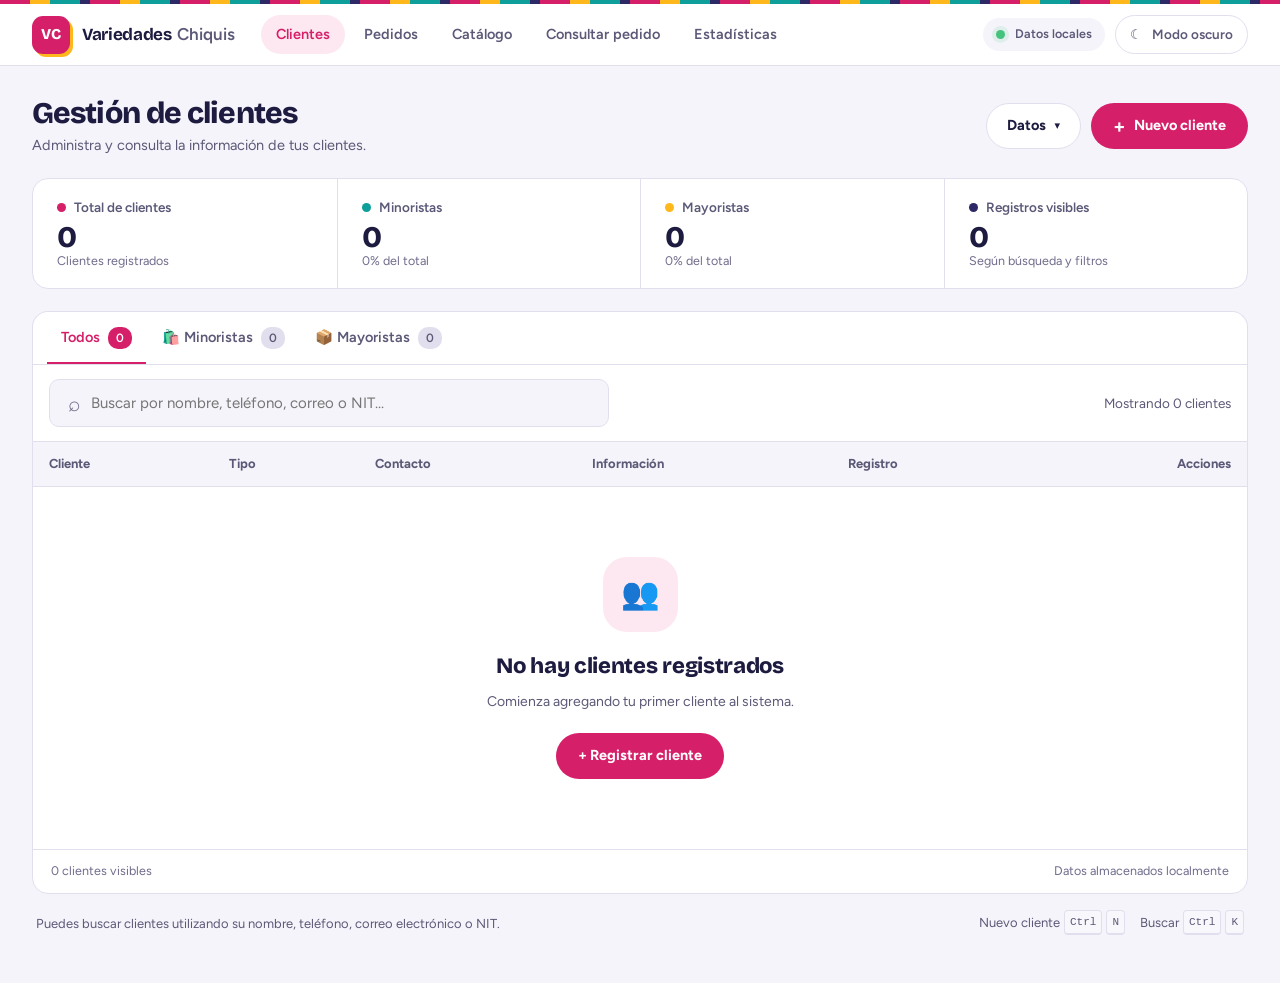
<file: index.html>
<!DOCTYPE html>
<html lang="es">

<head>
    <meta charset="UTF-8">
    <meta name="viewport" content="width=device-width, initial-scale=1.0">

    <meta name="description"
        content="Sistema de gestión de clientes de Variedades Chiquis">

    <title>Variedades Chiquis | Gestión de Clientes</title>

    <link rel="stylesheet" href="cliente.css">
</head>

<body>

    <!-- =====================================================
         FONDO / CONTENEDOR
    ====================================================== -->

    <div class="app">

        <!-- =================================================
             SIDEBAR
        ================================================== -->

        <aside class="sidebar" id="sidebar">

            <div class="sidebar-brand">

                <div class="brand-logo">
                    VC
                </div>

                <div>
                    <strong>Variedades</strong>
                    <span>Chiquis</span>
                </div>

            </div>

            <nav class="sidebar-nav">

                <p class="nav-title">MENÚ PRINCIPAL</p>

                <button class="nav-item active" type="button">
                    <span class="nav-icon">⌂</span>
                    <span>Clientes</span>
                </button>

                <a class="nav-item" href="pedidos.html">
                    <span class="nav-icon">▤</span>
                    <span>Pedidos</span>
                </a>

                <a class="nav-item" href="catalogo.html">
                    <span class="nav-icon">▥</span>
                    <span>Catálogo</span>
                </a>

                <a class="nav-item" href="seguimiento.html">
                    <span class="nav-icon">◎</span>
                    <span>Consultar pedido</span>
                </a>

                <button class="nav-item" type="button" id="btnNavEstadisticas">
                    <span class="nav-icon">▥</span>
                    <span>Estadísticas</span>
                </button>

                <p class="nav-title">HERRAMIENTAS</p>

                <button class="nav-item" type="button" id="btnExportarNav">
                    <span class="nav-icon">↓</span>
                    <span>Exportar datos</span>
                </button>

                <button class="nav-item" type="button" id="btnImportarNav">
                    <span class="nav-icon">↑</span>
                    <span>Importar datos</span>
                </button>

            </nav>

            <div class="sidebar-bottom">

                <div class="storage-status">
                    <span class="status-dot"></span>

                    <div>
                        <strong>Datos locales</strong>
                        <small>Guardado automático</small>
                    </div>
                </div>

                <button
                    class="theme-button"
                    id="btnTema"
                    type="button"
                    title="Cambiar tema">

                    <span id="themeIcon">☾</span>
                    <span>Modo oscuro</span>

                </button>

            </div>

        </aside>


        <!-- =================================================
             CONTENIDO PRINCIPAL
        ================================================== -->

        <main class="main-content">

            <!-- HEADER -->

            <header class="top-header">

                <div class="mobile-brand">

                    <button
                        class="menu-button"
                        id="btnMenu"
                        type="button"
                        aria-label="Abrir menú">

                        ☰

                    </button>

                    <div class="mobile-logo">
                        VC
                    </div>

                </div>

                <div class="welcome">

                    <h1>
                        Gestión de clientes
                    </h1>

                    <p>
                        Administra y consulta la información de tus clientes.
                    </p>

                </div>

                <div class="header-actions">

                    <details class="menu-acciones">
                        <summary>Datos</summary>
                        <div class="menu-lista">
                            <button class="secondary-button" id="btnExportar" type="button">↓ Exportar clientes</button>
                            <button class="secondary-button" id="btnImportar" type="button">↑ Importar clientes</button>
                        </div>
                    </details>
                    <input type="file" id="inputImportar" accept=".json" hidden>



                    <button
                        class="icon-button"
                        id="btnTemaDesktop"
                        type="button"
                        title="Cambiar tema">

                        ☾

                    </button>

                    <button
                        class="btn btn-primary"
                        id="btnNuevo"
                        type="button">

                        <span class="plus-icon">+</span>
                        Nuevo cliente

                    </button>

                </div>

            </header>


            <!-- =================================================
                 ESTADÍSTICAS
            ================================================== -->

            <section class="stats-grid">

                <article class="stat-card stat-card-main">

                    <div class="stat-card-icon">
                        👥
                    </div>

                    <div class="stat-card-content">

                        <span>Total de clientes</span>

                        <strong id="statTotal">
                            0
                        </strong>

                        <small>
                            Clientes registrados
                        </small>

                    </div>

                </article>


                <article class="stat-card">

                    <div class="stat-card-icon minorista-icon">
                        🛍️
                    </div>

                    <div class="stat-card-content">

                        <span>Minoristas</span>

                        <strong id="statMinorista">
                            0
                        </strong>

                        <small id="porcentajeMinorista">
                            0% del total
                        </small>

                    </div>

                </article>


                <article class="stat-card">

                    <div class="stat-card-icon mayorista-icon">
                        📦
                    </div>

                    <div class="stat-card-content">

                        <span>Mayoristas</span>

                        <strong id="statMayorista">
                            0
                        </strong>

                        <small id="porcentajeMayorista">
                            0% del total
                        </small>

                    </div>

                </article>


                <article class="stat-card">

                    <div class="stat-card-icon active-icon">
                        ●
                    </div>

                    <div class="stat-card-content">

                        <span>Registros visibles</span>

                        <strong id="statVisibles">
                            0
                        </strong>

                        <small>
                            Según búsqueda y filtros
                        </small>

                    </div>

                </article>

            </section>


            <!-- =================================================
                 BARRA DE HERRAMIENTAS
            ================================================== -->

            <section class="toolbar-card">

                <div class="toolbar-bottom">

                    <div class="filter-container">

                        <button
                            class="filter-button active"
                            data-filter="todos"
                            type="button">

                            Todos
                            <span id="countTodos">0</span>

                        </button>

                        <button
                            class="filter-button"
                            data-filter="minorista"
                            type="button">

                            🛍️ Minoristas
                            <span id="countMinoristas">0</span>

                        </button>

                        <button
                            class="filter-button"
                            data-filter="mayorista"
                            type="button">

                            📦 Mayoristas
                            <span id="countMayoristas">0</span>

                        </button>

                    </div>

                    <div class="busqueda-fila">

                        <div class="search-box">

                        <span class="search-icon">
                            ⌕
                        </span>

                        <input
                            type="search"
                            id="searchInput"
                            placeholder="Buscar por nombre, teléfono, correo o NIT..."
                            autocomplete="off">

                        <button
                            type="button"
                            class="clear-search"
                            id="btnLimpiarBusqueda"
                            title="Limpiar búsqueda">

                            ×

                        </button>

                    </div>

                        <p id="resultadoTexto" class="resultado-texto">Mostrando todos los clientes</p>

                    </div>

                </div>

            </section>


            <!-- =================================================
                 TABLA
            ================================================== -->

            <section class="table-card">

                <div class="table-responsive">

                    <table class="clientes-table">

                        <thead>

                            <tr>

                                <th>Cliente</th>

                                <th>Tipo</th>

                                <th>Contacto</th>

                                <th>Información</th>

                                <th>Registro</th>

                                <th class="actions-header">
                                    Acciones
                                </th>

                            </tr>

                        </thead>

                        <tbody id="tablaBody">
                        </tbody>

                    </table>

                </div>


                <!-- ESTADO VACÍO -->

                <div
                    class="empty-state"
                    id="emptyState"
                    hidden>

                    <div class="empty-illustration">
                        👥
                    </div>

                    <h2 id="emptyTitle">
                        No hay clientes registrados
                    </h2>

                    <p id="emptyDescription">
                        Comienza agregando tu primer cliente.
                    </p>

                    <button
                        class="btn btn-primary"
                        id="btnNuevoVacio"
                        type="button">

                        + Registrar cliente

                    </button>

                </div>


                <!-- FOOTER TABLA -->

                <div class="table-footer">

                    <span id="tableFooterText">
                        0 clientes
                    </span>

                    <span>
                        Datos almacenados localmente
                    </span>

                </div>

            </section>


            <!-- =================================================
                 TARJETA DE AYUDA
            ================================================== -->

            <section class="help-card">

                <div class="help-icon">
                    💡
                </div>

                <div>

                    <strong>
                        Consejo rápido
                    </strong>

                    <p>
                        Puedes buscar clientes utilizando su nombre,
                        teléfono, correo electrónico o NIT.
                    </p>

                </div>

                <div class="keyboard-shortcuts">

                    <span>
                        Nuevo cliente
                        <kbd>Ctrl</kbd>
                        <kbd>N</kbd>
                    </span>

                    <span>
                        Buscar
                        <kbd>Ctrl</kbd>
                        <kbd>K</kbd>
                    </span>

                </div>

            </section>

        </main>

    </div>


    <!-- =====================================================
         OVERLAY
    ====================================================== -->

    <div
        class="overlay"
        id="overlay"
        hidden>
    </div>


    <!-- =====================================================
         PANEL CLIENTE
    ====================================================== -->

    <aside
        class="panel"
        id="panel"
        aria-hidden="true">

        <form
            id="clienteForm"
            novalidate>

            <div class="panel-header">

                <div>

                    <span class="panel-eyebrow">
                        CLIENTE
                    </span>

                    <h2 id="panelTitulo">
                        Nuevo cliente
                    </h2>

                    <p>
                        Completa la información solicitada.
                    </p>

                </div>

                <button
                    type="button"
                    class="btn-close"
                    id="btnCerrarPanel"
                    aria-label="Cerrar">

                    ×

                </button>

            </div>


            <input
                type="hidden"
                id="clienteId">


            <!-- TIPO -->

            <div class="form-section">

                <div class="section-heading">

                    <span class="section-number">
                        01
                    </span>

                    <div>
                        <strong>
                            Tipo de cliente
                        </strong>

                        <small>
                            Selecciona la categoría
                        </small>
                    </div>

                </div>


                <div class="tipo-toggle">

                    <input
                        type="radio"
                        name="tipo"
                        id="tipoMinorista"
                        value="minorista"
                        checked>

                    <label
                        for="tipoMinorista"
                        class="tipo-opcion">

                        <span class="tipo-opcion-icon">
                            🛍️
                        </span>

                        <span>
                            <strong>Minorista</strong>
                            <small>Compra personal</small>
                        </span>

                    </label>


                    <input
                        type="radio"
                        name="tipo"
                        id="tipoMayorista"
                        value="mayorista">

                    <label
                        for="tipoMayorista"
                        class="tipo-opcion">

                        <span class="tipo-opcion-icon">
                            📦
                        </span>

                        <span>
                            <strong>Mayorista</strong>
                            <small>Compra por volumen</small>
                        </span>

                    </label>

                </div>

                <p
                    class="field-hint"
                    id="tipoHint">

                    Compra para uso personal, en unidades sueltas.

                </p>

            </div>


            <!-- DATOS PERSONALES -->

            <div class="form-section">

                <div class="section-heading">

                    <span class="section-number">
                        02
                    </span>

                    <div>
                        <strong>
                            Información personal
                        </strong>

                        <small>
                            Datos principales del cliente
                        </small>
                    </div>

                </div>


                <div class="field">

                    <label
                        for="nombre"
                        class="field-label">

                        Nombre completo
                        <span>*</span>

                    </label>

                    <div class="input-wrapper">

                        <span class="input-icon">
                            👤
                        </span>

                        <input
                            type="text"
                            id="nombre"
                            placeholder="Ej. Ana Lucía Pérez"
                            maxlength="100">

                    </div>

                </div>


                <div class="field-row">

                    <div class="field">

                        <label
                            for="telefono"
                            class="field-label">

                            Teléfono
                            <span>*</span>

                        </label>

                        <div class="input-wrapper">

                            <span class="input-icon">
                                ☎
                            </span>

                            <input
                                type="tel"
                                id="telefono"
                                placeholder="5555-1234"
                                maxlength="20">

                        </div>

                    </div>


                    <div class="field">

                        <label
                            for="email"
                            class="field-label">

                            Correo electrónico

                        </label>

                        <div class="input-wrapper">

                            <span class="input-icon">
                                @
                            </span>

                            <input
                                type="email"
                                id="email"
                                placeholder="cliente@correo.com"
                                maxlength="120">

                        </div>

                    </div>

                </div>


                <div
                    class="field"
                    id="campoDpi">

                    <label
                        for="dpi"
                        class="field-label">

                        DPI

                    </label>

                    <div class="input-wrapper">

                        <span class="input-icon">
                            ID
                        </span>

                        <input
                            type="text"
                            id="dpi"
                            placeholder="0000 00000 0000"
                            maxlength="20">

                    </div>

                </div>

            </div>


            <!-- DIRECCIÓN -->

            <div class="form-section">

                <div class="section-heading">

                    <span class="section-number">
                        03
                    </span>

                    <div>
                        <strong>
                            Entrega
                        </strong>

                        <small>
                            Información para entregas
                        </small>
                    </div>

                </div>


                <div class="field">

                    <label
                        for="direccion"
                        class="field-label">

                        Dirección de entrega

                    </label>

                    <div class="textarea-wrapper">

                        <span class="textarea-icon">
                            📍
                        </span>

                        <textarea
                            id="direccion"
                            placeholder="Zona, calle, avenida, referencia..."
                            rows="3"
                            maxlength="300"></textarea>

                    </div>

                </div>

            </div>


            <!-- MAYORISTA -->

            <div
                class="form-section wholesale-section"
                id="camposMayorista"
                hidden>

                <div class="section-heading">

                    <span class="section-number">
                        04
                    </span>

                    <div>
                        <strong>
                            Información comercial
                        </strong>

                        <small>
                            Datos exclusivos para mayoristas
                        </small>
                    </div>

                </div>


                <div class="field-row">

                    <div class="field">

                        <label
                            for="nit"
                            class="field-label">

                            NIT
                            <span>*</span>

                        </label>

                        <input
                            type="text"
                            id="nit"
                            placeholder="1234567-8"
                            maxlength="20">

                    </div>


                    <div class="field">

                        <label
                            for="descuento"
                            class="field-label">

                            Descuento

                        </label>

                        <div class="input-suffix">

                            <input
                                type="number"
                                id="descuento"
                                min="0"
                                max="100"
                                value="0">

                            <span>%</span>

                        </div>

                    </div>

                </div>


                <div class="field">

                    <label
                        for="limiteCredito"
                        class="field-label">

                        Límite de crédito

                    </label>

                    <div class="input-prefix">

                        <span>Q</span>

                        <input
                            type="number"
                            id="limiteCredito"
                            min="0"
                            step="0.01"
                            value="0">

                    </div>

                </div>

            </div>


            <!-- NOTAS -->

            <div class="form-section">

                <div class="section-heading">

                    <span class="section-number">
                        05
                    </span>

                    <div>
                        <strong>
                            Notas
                        </strong>

                        <small>
                            Información interna
                        </small>
                    </div>

                </div>


                <div class="field">

                    <label
                        for="notas"
                        class="field-label">

                        Notas internas

                    </label>

                    <textarea
                        id="notas"
                        rows="3"
                        maxlength="300"
                        placeholder="Preferencias, horarios, observaciones..."></textarea>

                    <div class="character-counter">
                        <span id="notasCounter">0</span>/300
                    </div>

                </div>

            </div>


            <!-- FOOTER -->

            <div class="panel-footer">

                <button
                    type="button"
                    class="btn btn-secondary"
                    id="btnCancelar">

                    Cancelar

                </button>

                <button
                    type="submit"
                    class="btn btn-primary">

                    <span>✓</span>
                    Guardar cliente

                </button>

            </div>

        </form>

    </aside>


    <!-- =====================================================
         MODAL DETALLE
    ====================================================== -->

    <dialog id="dialogDetalle">

        <div class="detail-modal">

            <button
                class="modal-close"
                id="btnCerrarDetalle"
                type="button">

                ×

            </button>

            <div
                class="detail-avatar"
                id="detalleAvatar">

                AP

            </div>

            <h2 id="detalleNombre">
                Cliente
            </h2>

            <span
                class="detail-badge"
                id="detalleTipo">

                Minorista

            </span>


            <div class="detail-grid">

                <div class="detail-item">

                    <span>📞 Teléfono</span>

                    <strong id="detalleTelefono">
                        -
                    </strong>

                </div>

                <div class="detail-item">

                    <span>✉ Correo</span>

                    <strong id="detalleEmail">
                        -
                    </strong>

                </div>

                <div class="detail-item">

                    <span>📍 Dirección</span>

                    <strong id="detalleDireccion">
                        -
                    </strong>

                </div>

                <div class="detail-item">

                    <span>📅 Registrado</span>

                    <strong id="detalleFecha">
                        -
                    </strong>

                </div>

                <div class="detail-item">

                    <span>Identificación</span>

                    <strong id="detalleIdentificacion">
                        -
                    </strong>

                </div>

                <div class="detail-item">

                    <span>Información comercial</span>

                    <strong id="detalleComercial">
                        -
                    </strong>

                </div>

            </div>


            <div
                class="detail-notes"
                id="detalleNotasContainer">

                <span>📝 Notas</span>

                <p id="detalleNotas">
                    Sin notas registradas.
                </p>

            </div>


            <div class="detail-actions">

                <button
                    class="btn btn-secondary"
                    id="btnEditarDetalle"
                    type="button">

                    ✎ Editar

                </button>

                <button
                    class="btn btn-whatsapp"
                    id="btnWhatsApp"
                    type="button">

                    💬 WhatsApp

                </button>

                <button
                    class="btn btn-primary"
                    id="btnLlamar"
                    type="button">

                    ☎ Llamar

                </button>

            </div>

        </div>

    </dialog>


    <!-- =====================================================
         MODAL ELIMINAR
    ====================================================== -->

    <dialog id="dialogEliminar">

        <div class="delete-modal">

            <div class="delete-icon">
                ⚠️
            </div>

            <h2>
                ¿Eliminar cliente?
            </h2>

            <p>
                Estás a punto de eliminar a
                <strong id="dialogNombreCliente"></strong>.
            </p>

            <span class="delete-warning">
                Esta acción no se puede deshacer.
            </span>

            <div class="dialog-actions">

                <button
                    type="button"
                    class="btn btn-secondary"
                    id="btnCancelarEliminar">

                    Cancelar

                </button>

                <button
                    type="button"
                    class="btn btn-danger"
                    id="btnConfirmarEliminar">

                    Eliminar cliente

                </button>

            </div>

        </div>

    </dialog>


    <!-- =====================================================
         MODAL CONFIGURACIÓN
    ====================================================== -->

    <dialog id="dialogOpciones">

        <div class="options-modal">

            <div class="modal-heading">

                <div>
                    <span class="panel-eyebrow">
                        ADMINISTRACIÓN
                    </span>

                    <h2>
                        Herramientas
                    </h2>
                </div>

                <button
                    class="modal-close"
                    id="btnCerrarOpciones"
                    type="button">

                    ×

                </button>

            </div>


            <button
                class="option-item"
                id="btnCargarEjemplos"
                type="button">

                <span>✨</span>

                <div>
                    <strong>Cargar datos de ejemplo</strong>
                    <small>Agrega clientes de prueba al sistema.</small>
                </div>

            </button>


            <button
                class="option-item"
                id="btnExportarOpciones"
                type="button">

                <span>📥</span>

                <div>
                    <strong>Exportar respaldo</strong>
                    <small>Descarga todos los clientes en formato JSON.</small>
                </div>

            </button>


            <button
                class="option-item danger-option"
                id="btnEliminarTodos"
                type="button">

                <span>🗑️</span>

                <div>
                    <strong>Eliminar todos los clientes</strong>
                    <small>Esta acción eliminará todos los registros.</small>
                </div>

            </button>

        </div>

    </dialog>


    <!-- =====================================================
         TOAST
    ====================================================== -->

    <div
        class="toast"
        id="toast"
        role="status">

        <span class="toast-icon" id="toastIcon">
            ✓
        </span>

        <span id="toastMessage">
            Operación realizada.
        </span>

    </div>


    <!-- =====================================================
         BOTÓN FLOTANTE
    ====================================================== -->

    <button
        class="floating-button"
        id="btnFloating"
        type="button"
        title="Nuevo cliente">

        +

    </button>


    <script src="cliente.js"></script>


    <script>
        document.addEventListener("click", function (e) {
            document.querySelectorAll(".menu-acciones[open]").forEach(function (m) {
                if (!m.contains(e.target) || e.target.closest(".menu-lista button")) {
                    m.removeAttribute("open");
                }
            });
        });
        document.addEventListener("keydown", function (e) {
            if (e.key === "Escape") {
                document.querySelectorAll(".menu-acciones[open]").forEach(function (m) {
                    m.removeAttribute("open");
                });
            }
        });
    </script>

</body>

</html>
</file>
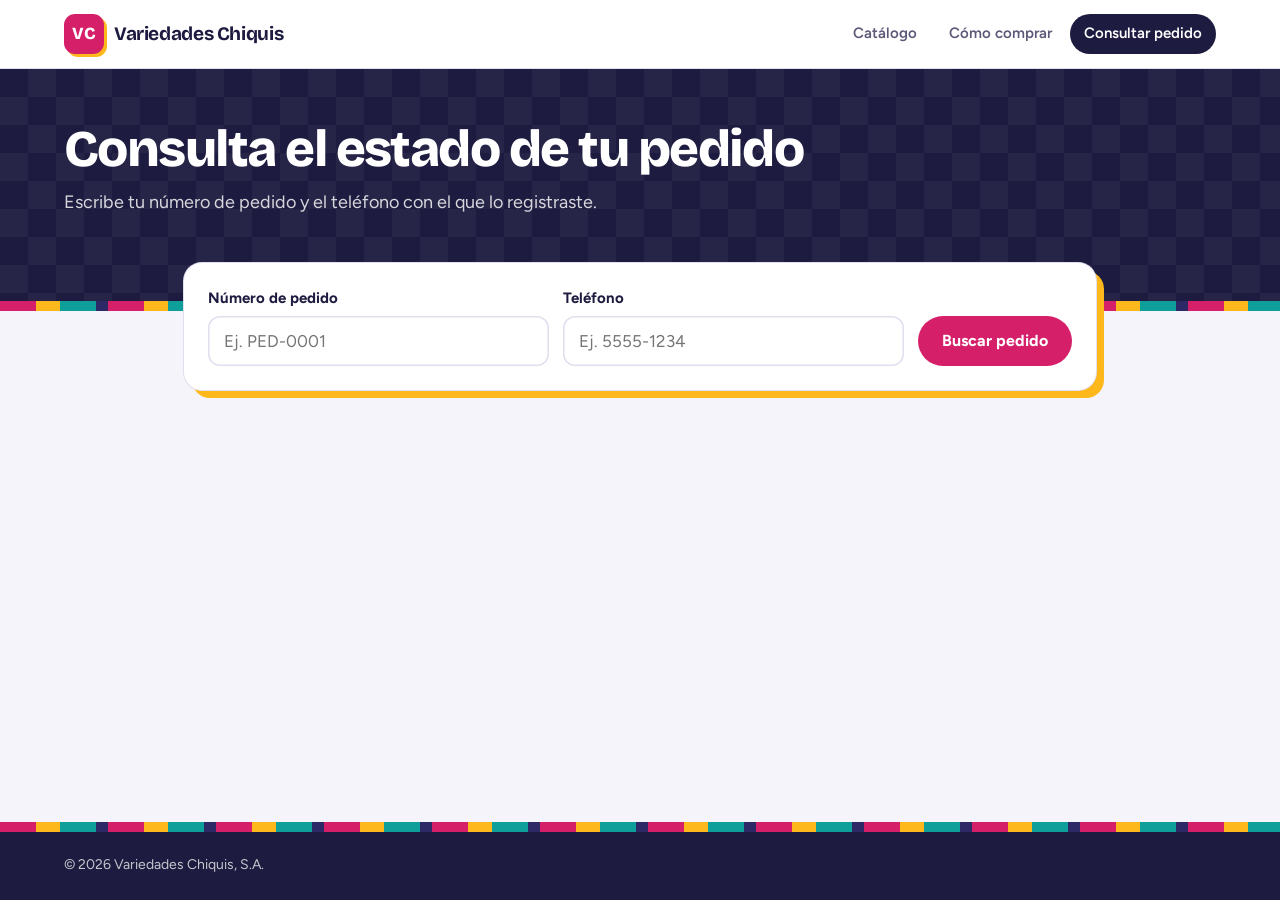
<file: seguimiento.html>
<!DOCTYPE html>
<html lang="es">

<head>
    <meta charset="UTF-8">
    <meta name="viewport" content="width=device-width, initial-scale=1.0">
    <meta name="description" content="Consulta el estado de tu pedido de Variedades Chiquis con tu número de pedido y tu teléfono.">
    <meta name="theme-color" content="#1d1b3f">

    <title>Variedades Chiquis | Consultar pedido</title>

    <link rel="stylesheet" href="tienda.css">
    <link rel="stylesheet" href="seguimiento.css">
</head>

<body>

    <!-- BARRA SUPERIOR -->
    <header class="barra">
        <div class="barra-in contenedor">

            <a class="marca" href="catalogo.html" aria-label="Variedades Chiquis, ir al catálogo">
                <span class="marca-logo">VC</span>
                <span class="marca-nombre">Variedades Chiquis</span>
            </a>

            <nav class="barra-links" aria-label="Principal">
                <a href="catalogo.html#catalogo">Catálogo</a>
                <a href="catalogo.html#como-comprar">Cómo comprar</a>
                <a href="seguimiento.html" aria-current="page">Consultar pedido</a>
            </nav>

        </div>
    </header>


    <main>

        <!-- PORTADA -->
        <section class="portada-seguimiento">
            <div class="contenedor">
                <h1>Consulta el estado de tu pedido</h1>
                <p>Escribe tu número de pedido y el teléfono con el que lo registraste.</p>
            </div>
        </section>

        <div class="tejido" aria-hidden="true"></div>


        <div class="contenedor contenido">

            <!-- FORMULARIO DE CONSULTA -->
            <section class="consulta-card" aria-labelledby="titulo-consulta">
                <h2 id="titulo-consulta" class="solo-lectores">Buscar pedido</h2>

                <form id="formConsulta" novalidate>

                    <div class="consulta-campos">
                        <div class="campo">
                            <label for="numeroPedido">Número de pedido</label>
                            <input type="text" id="numeroPedido" placeholder="Ej. PED-0001" autocomplete="off" maxlength="20">
                        </div>

                        <div class="campo">
                            <label for="telefonoPedido">Teléfono</label>
                            <input type="tel" id="telefonoPedido" placeholder="Ej. 5555-1234" autocomplete="off" maxlength="20">
                        </div>

                        <button type="submit" class="btn btn-primario btn-consultar">Buscar pedido</button>
                    </div>

                    <p class="mensaje-error" id="mensajeError" role="alert" hidden></p>

                </form>
            </section>


            <!-- RESULTADO -->
            <section class="resultado-card" id="resultado" aria-live="polite" hidden>

                <div class="resultado-encabezado">
                    <div>
                        <span class="etiqueta">Pedido</span>
                        <h2 id="resNumero">PED-0001</h2>
                        <p id="resCliente">Cliente</p>
                    </div>
                    <span class="estado-actual" id="resEstado">Pedido recibido</span>
                </div>

                <!-- LÍNEA DE PROGRESO -->
                <ol class="progreso" id="progreso" aria-label="Progreso del pedido"></ol>

                <p class="resumen-estado" id="resMensaje"></p>

                <div class="resultado-columnas">

                    <div class="bloque">
                        <h3>Historial</h3>
                        <ul class="historial" id="resHistorial"></ul>
                    </div>

                    <div class="bloque">
                        <h3>Productos</h3>
                        <div id="resProductos"></div>
                        <div class="total-fila">
                            <span>Total</span>
                            <strong id="resTotal">Q0.00</strong>
                        </div>
                    </div>

                </div>

                <div class="bloque bloque-entrega" id="bloqueNotas" hidden>
                    <h3>Entrega</h3>
                    <p id="resNotas"></p>
                </div>

            </section>

        </div>

    </main>


    <!-- PIE -->
    <footer class="pie">
        <div class="tejido" aria-hidden="true"></div>
        <div class="pie-derechos contenedor">© 2026 Variedades Chiquis, S.A.</div>
    </footer>

    <script src="seguimiento.js"></script>
</body>

</html>
</file>
<file: cliente.css>
/* Fuentes locales (mismas de la tienda, funcionan sin internet) */
@font-face {
    font-family: "Bricolage Grotesque";
    src: url("fonts/bricolage-grotesque-latin-wght-normal.woff2") format("woff2");
    font-weight: 200 800;
    font-display: swap;
}

@font-face {
    font-family: "Figtree";
    src: url("fonts/figtree-latin-wght-normal.woff2") format("woff2");
    font-weight: 300 900;
    font-display: swap;
}

/* =========================================================
   VARIABLES
========================================================= */

:root {

    --bg: #f5f4fa;
    --surface: #ffffff;
    --surface-2: #f8f7fc;

    --text: #1d1b3f;
    --text-secondary: #5b5977;
    --text-light: #6f6c8c;

    --border: #e1dfee;

    /* Magenta de la marca */
    --primary: #d61f69;
    --primary-dark: #b3175a;
    --primary-light: #fde8f1;

    --curcuma: #ffb81c;
    --turquesa: #0e9f9a;

    --green: #1f7a4d;
    --green-bg: #e3f6ec;

    --orange: #9a5b00;
    --orange-bg: #fff0cf;

    --red: #b3261e;
    --red-dark: #8f1d17;
    --red-bg: #fdecea;

    --blue: #3b3f9e;
    --blue-bg: #e9e9fb;

    --violet: #6a3fb5;
    --violet-bg: #efe7fb;

    --teal: #0b6f8c;
    --teal-bg: #dff3fa;

    --yellow: #8a6500;
    --yellow-bg: #fff3c4;

    --sidebar: #1d1b3f;

    --shadow-sm:
        0 2px 8px rgba(29, 27, 63, 0.05);

    --shadow:
        0 10px 30px rgba(29, 27, 63, 0.09);

    --shadow-lg:
        0 20px 60px rgba(29, 27, 63, 0.22);

    --radius-sm: 8px;
    --radius: 14px;
    --radius-lg: 20px;

    --font-title: "Bricolage Grotesque", "Trebuchet MS", system-ui, sans-serif;
    --font: "Figtree", system-ui, -apple-system, "Segoe UI", sans-serif;

    --transition: 0.25s ease;
}


/* =========================================================
   DARK MODE
========================================================= */

body.dark {

    --bg: #12112b;
    --surface: #1c1a3d;
    --surface-2: #242250;

    --text: #f3f2fb;
    --text-secondary: #b5b2d3;
    --text-light: #9794bb;

    --border: #34316a;

    --primary-light: #3d1b38;

    --green: #6fd3a0;
    --green-bg: #12382b;
    --orange: #ffc766;
    --orange-bg: #3d2f10;
    --red: #ff8f87;
    --red-bg: #3d1c1f;
    --blue: #a9adff;
    --blue-bg: #25275c;
    --violet: #c7a8ff;
    --violet-bg: #33265c;
    --teal: #7fd6f0;
    --teal-bg: #14394a;
    --yellow: #ffd866;
    --yellow-bg: #3b3210;

    --sidebar: #0f0e26;
}


/* =========================================================
   RESET
========================================================= */

* {
    box-sizing: border-box;
    margin: 0;
    padding: 0;
}

html {
    scroll-behavior: smooth;
}

body {

    min-height: 100vh;

    background: var(--bg);
    color: var(--text);

    font-family: var(--font);

    transition:
        background var(--transition),
        color var(--transition);
}

button,
input,
textarea {
    font: inherit;
}

button {
    border: 0;
}

button:focus-visible,
input:focus-visible,
textarea:focus-visible {
    outline: 3px solid rgba(214,31,105, 0.2);
    outline-offset: 2px;
}


/* =========================================================
   APP
========================================================= */

.app {
    min-height: 100vh;
    display: flex;
}


/* =========================================================
   SIDEBAR
========================================================= */

.sidebar {

    position: fixed;

    left: 0;
    top: 0;

    width: 245px;
    height: 100vh;

    display: flex;
    flex-direction: column;

    padding: 25px 18px;

    background: var(--sidebar);
    color: white;

    z-index: 150;
}

.sidebar-brand {

    display: flex;
    align-items: center;

    gap: 12px;

    padding: 0 8px 30px;

    border-bottom:
        1px solid rgba(255,255,255,0.08);
}

.brand-logo {

    width: 44px;
    height: 44px;

    display: flex;
    align-items: center;
    justify-content: center;

    border-radius: 12px;

    background: var(--primary);

    color: white;

    font-family: var(--font-title);
    font-weight: 700;
    font-size: 17px;
}

.sidebar-brand strong,
.sidebar-brand span {
    display: block;
}

.sidebar-brand strong {
    font-size: 15px;
}

.sidebar-brand span {
    color: #b3b1d6;
    font-size: 13px;
    margin-top: 2px;
}


/* NAV */

.sidebar-nav {
    padding-top: 30px;
    flex: 1;
}

.nav-title {

    margin: 0 10px 10px;

    color: #9a98c4;

    font-size: 10px;
    font-weight: 700;

    letter-spacing: 0.12em;
}

.nav-title:not(:first-child) {
    margin-top: 30px;
}

.nav-item {

    width: 100%;

    text-decoration: none;

    display: flex;
    align-items: center;

    gap: 12px;

    padding: 12px;

    margin-bottom: 5px;

    border-radius: 9px;

    background: transparent;

    color: #c9c7e6;

    text-align: left;

    cursor: pointer;

    transition: var(--transition);
}

.nav-item:hover {

    background: rgba(255,255,255,0.07);

    color: white;
}

.nav-item.active {

    background: var(--primary);

    color: white;

    box-shadow:
        0 7px 18px rgba(214,31,105,0.25);
}

.nav-icon {

    width: 20px;

    text-align: center;

    font-size: 17px;
}


/* SIDEBAR BOTTOM */

.sidebar-bottom {
    padding-top: 20px;
}

.storage-status {

    display: flex;
    align-items: center;

    gap: 10px;

    padding: 12px;

    margin-bottom: 12px;

    border-radius: 10px;

    background: rgba(255,255,255,0.05);
}

.status-dot {

    width: 9px;
    height: 9px;

    border-radius: 50%;

    background: #45c27b;

    box-shadow:
        0 0 0 4px rgba(69,194,123,0.12);
}

.storage-status strong,
.storage-status small {
    display: block;
}

.storage-status strong {
    font-size: 12px;
}

.storage-status small {
    margin-top: 2px;
    color: #9a98c4;
    font-size: 10px;
}

.theme-button {

    width: 100%;

    display: flex;
    align-items: center;

    gap: 10px;

    padding: 11px 12px;

    border-radius: 9px;

    background: transparent;

    color: #b3b1d6;

    cursor: pointer;

    transition: var(--transition);
}

.theme-button:hover {
    background: rgba(255,255,255,0.07);
    color: white;
}


/* =========================================================
   MAIN
========================================================= */

.main-content {

    width: calc(100% - 245px);

    margin-left: 245px;

    padding: 35px 45px 50px;

    max-width: 1700px;
}


/* =========================================================
   HEADER
========================================================= */

.top-header {

    display: flex;
    align-items: center;
    justify-content: space-between;

    gap: 30px;

    margin-bottom: 28px;
}

.eyebrow,
.panel-eyebrow {

    display: block;

    margin-bottom: 5px;

    color: var(--primary);

    font-size: 10px;
    font-weight: 700;

    letter-spacing: 0.13em;
}

.welcome h1 {

    font-family: var(--font-title);

    font-size: clamp(28px, 3vw, 38px);

    line-height: 1.15;
}

.welcome p {

    margin-top: 6px;

    color: var(--text-secondary);

    font-size: 13px;
}

.header-actions {

    display: flex;
    align-items: center;

    gap: 10px;
}

.icon-button {

    width: 43px;
    height: 43px;

    border: 1px solid var(--border);

    border-radius: 10px;

    background: var(--surface);

    color: var(--text);

    cursor: pointer;

    transition: var(--transition);
}

.icon-button:hover {
    transform: translateY(-2px);
    box-shadow: var(--shadow-sm);
}

.mobile-brand,
.menu-button {
    display: none;
}


/* =========================================================
   BUTTONS
========================================================= */

.btn {

    min-height: 43px;

    display: inline-flex;

    align-items: center;
    justify-content: center;

    gap: 8px;

    padding: 0 17px;

    border-radius: 9px;

    font-size: 13px;
    font-weight: 600;

    cursor: pointer;

    transition:
        transform var(--transition),
        background var(--transition),
        box-shadow var(--transition);
}

.btn:hover {
    transform: translateY(-1px);
}

.btn-primary {

    background: var(--primary);

    color: white;

    box-shadow:
        0 6px 15px rgba(214,31,105,0.16);
}

.btn-primary:hover {
    background: var(--primary-dark);
}

.btn-secondary {

    background: var(--surface-2);

    color: var(--text);

    border: 1px solid var(--border);
}

.btn-secondary:hover {
    background: var(--border);
}

.btn-danger {

    background: var(--red);

    color: white;
}

.btn-danger:hover {
    background: var(--red-dark);
}

.btn-whatsapp {
    background: #0e9f9a;
    color: white;
}

.plus-icon {
    font-size: 20px;
    line-height: 0;
}


/* =========================================================
   STATISTICS
========================================================= */

.stats-grid {

    display: grid;

    grid-template-columns:
        repeat(4, 1fr);

    gap: 15px;

    margin-bottom: 22px;
}

.stat-card {

    display: flex;
    align-items: center;

    gap: 14px;

    min-height: 125px;

    padding: 20px;

    background: var(--surface);

    border:
        1px solid var(--border);

    border-radius: var(--radius);

    box-shadow: var(--shadow-sm);

    transition: var(--transition);
}

.stat-card:hover {

    transform: translateY(-3px);

    box-shadow: var(--shadow);
}

.stat-card-icon {

    width: 48px;
    height: 48px;

    flex-shrink: 0;

    display: flex;
    align-items: center;
    justify-content: center;

    border-radius: 12px;

    background: var(--primary-light);

    font-size: 21px;
}

.minorista-icon {
    background: var(--green-bg);
}

.mayorista-icon {
    background: var(--orange-bg);
}

.active-icon {

    background: var(--blue-bg);

    color: var(--blue);

    font-size: 18px;
}

.stat-card-content span,
.stat-card-content small {

    display: block;
}

.stat-card-content span {

    color: var(--text-secondary);

    font-size: 12px;
}

.stat-card-content strong {

    display: block;

    margin: 3px 0;

    font-size: 28px;

    line-height: 1;
}

.stat-card-content small {

    color: var(--text-light);

    font-size: 10px;
}


/* =========================================================
   TOOLBAR
========================================================= */

.toolbar-card {

    padding: 20px;

    margin-bottom: 15px;

    background: var(--surface);

    border:
        1px solid var(--border);

    border-radius: var(--radius);

    box-shadow: var(--shadow-sm);
}

.toolbar-top {

    display: flex;
    align-items: center;
    justify-content: space-between;

    gap: 20px;

    margin-bottom: 18px;
}

.toolbar-top h2 {

    font-family: var(--font-title);

    font-size: 20px;
}

.toolbar-top p {

    margin-top: 3px;

    color: var(--text-secondary);

    font-size: 12px;
}

.toolbar-actions {

    display: flex;
    gap: 8px;
}

.secondary-button {

    min-height: 38px;

    padding: 0 13px;

    border:
        1px solid var(--border);

    border-radius: 8px;

    background: var(--surface);

    color: var(--text-secondary);

    font-size: 12px;
    font-weight: 600;

    cursor: pointer;

    transition: var(--transition);
}

.secondary-button:hover {

    color: var(--text);

    background: var(--surface-2);
}

.toolbar-bottom {

    display: flex;
    align-items: center;

    gap: 12px;
}


/* SEARCH */

.search-box {

    position: relative;

    flex: 1;

    min-height: 43px;

    display: flex;
    align-items: center;

    border:
        1px solid var(--border);

    border-radius: 9px;

    background: var(--surface-2);

    transition: var(--transition);
}

.search-box:focus-within {

    border-color: var(--primary);

    box-shadow:
        0 0 0 3px rgba(214,31,105,0.08);
}

.search-icon {

    padding-left: 14px;

    color: var(--text-light);

    font-size: 21px;
}

.search-box input {

    width: 100%;

    height: 42px;

    padding: 0 10px;

    border: 0;
    outline: 0;

    background: transparent;

    color: var(--text);

    font-size: 13px;
}

.clear-search {

    display: none;

    margin-right: 8px;

    width: 25px;
    height: 25px;

    border-radius: 50%;

    background: var(--border);

    color: var(--text-secondary);

    cursor: pointer;
}

.clear-search.visible {
    display: block;
}


/* FILTER */

.filter-container {

    display: flex;

    padding: 4px;

    border-radius: 9px;

    background: var(--surface-2);

    border: 1px solid var(--border);
}

.filter-button {

    display: flex;
    align-items: center;

    gap: 7px;

    min-height: 33px;

    padding: 0 11px;

    border-radius: 7px;

    background: transparent;

    color: var(--text-secondary);

    font-size: 11px;
    font-weight: 600;

    cursor: pointer;

    transition: var(--transition);
}

.filter-button span {

    display: inline-flex;

    min-width: 20px;
    height: 19px;

    align-items: center;
    justify-content: center;

    border-radius: 10px;

    background: var(--border);

    font-size: 9px;
}

.filter-button:hover {
    color: var(--text);
}

.filter-button.active {

    background: var(--surface);

    color: var(--text);

    box-shadow:
        0 2px 5px rgba(0,0,0,0.08);
}

.filter-button.active span {
    background: var(--primary-light);
    color: var(--primary);
}

/* =========================================================
   TABLE
========================================================= */

.table-card {

    overflow: hidden;

    background: var(--surface);

    border:
        1px solid var(--border);

    border-radius: var(--radius);

    box-shadow: var(--shadow-sm);
}

.table-responsive {
    width: 100%;
    overflow-x: auto;
}

.clientes-table {

    width: 100%;

    min-width: 900px;

    border-collapse: collapse;
}

.clientes-table th {

    padding: 14px 18px;

    background: var(--surface-2);

    border-bottom:
        1px solid var(--border);

    color: var(--text-secondary);

    text-align: left;

    font-size: 10px;
    font-weight: 700;

    text-transform: uppercase;

    letter-spacing: 0.08em;
}

.clientes-table td {

    padding: 16px 18px;

    border-bottom:
        1px solid var(--border);

    font-size: 12px;

    vertical-align: middle;
}

.clientes-table tbody tr {

    transition:
        background var(--transition);
}

.clientes-table tbody tr:hover {
    background: var(--surface-2);
}

.clientes-table tbody tr:last-child td {
    border-bottom: 0;
}


/* CLIENT */

.cliente-info {

    display: flex;

    align-items: center;

    gap: 11px;
}

.cliente-avatar {

    width: 42px;
    height: 42px;

    flex-shrink: 0;

    display: flex;

    align-items: center;
    justify-content: center;

    border-radius: 50%;

    background: var(--primary-light);

    color: var(--primary);

    font-size: 12px;
    font-weight: 700;
}

.cliente-nombre {

    max-width: 190px;

    font-weight: 700;

    overflow: hidden;

    text-overflow: ellipsis;

    white-space: nowrap;
}

.cliente-subtitle {

    margin-top: 3px;

    color: var(--text-light);

    font-size: 10px;
}


/* BADGES */

.tipo-badge {

    display: inline-flex;

    align-items: center;

    gap: 5px;

    padding: 6px 9px;

    border-radius: 20px;

    font-size: 10px;
    font-weight: 700;
}

.tipo-badge--minorista {

    background: var(--green-bg);

    color: var(--green);
}

.tipo-badge--mayorista {

    background: var(--orange-bg);

    color: var(--orange);
}


/* CONTACT */

.contacto span {

    display: block;
}

.contacto-phone {

    font-weight: 600;

    color: var(--text);
}

.contacto-email {

    margin-top: 3px;

    max-width: 180px;

    overflow: hidden;

    text-overflow: ellipsis;

    white-space: nowrap;

    color: var(--text-secondary);

    font-size: 10px;
}


/* INFO */

.info-item {

    display: flex;
    align-items: center;

    gap: 5px;

    margin-bottom: 4px;

    color: var(--text-secondary);

    font-size: 10px;
}

.info-item:last-child {
    margin-bottom: 0;
}


/* ACTIONS */

.actions-header {
    text-align: right !important;
}

.acciones {

    display: flex;

    justify-content: flex-end;

    gap: 5px;
}

.btn-accion {

    width: 33px;
    height: 33px;

    display: flex;

    align-items: center;
    justify-content: center;

    border:
        1px solid var(--border);

    border-radius: 8px;

    background: var(--surface);

    color: var(--text-secondary);

    cursor: pointer;

    transition: var(--transition);
}

.btn-accion:hover {

    background: var(--surface-2);

    color: var(--text);

    transform: translateY(-1px);
}

.btn-accion.eliminar:hover {

    background: var(--red-bg);

    border-color: #f3b8b2;

    color: var(--red);
}


/* TABLE FOOTER */

.table-footer {

    display: flex;

    align-items: center;

    justify-content: space-between;

    padding: 12px 18px;

    border-top:
        1px solid var(--border);

    color: var(--text-light);

    font-size: 10px;
}


/* =========================================================
   EMPTY
========================================================= */

.empty-state {

    padding: 70px 20px;

    text-align: center;
}

.empty-illustration {

    width: 75px;
    height: 75px;

    display: flex;

    align-items: center;
    justify-content: center;

    margin: 0 auto 18px;

    border-radius: 22px;

    background: var(--primary-light);

    font-size: 31px;
}

.empty-state h2 {

    font-family: var(--font-title);

    font-size: 22px;
}

.empty-state p {

    max-width: 420px;

    margin: 8px auto 20px;

    color: var(--text-secondary);

    font-size: 12px;

    line-height: 1.6;
}


/* =========================================================
   HELP
========================================================= */

.help-card {

    display: flex;

    align-items: center;

    gap: 13px;

    margin-top: 15px;

    padding: 14px 18px;

    border:
        1px solid var(--border);

    border-radius: var(--radius);

    background: var(--surface);

    color: var(--text-secondary);

    font-size: 11px;
}

.help-icon {

    width: 35px;
    height: 35px;

    display: flex;

    align-items: center;
    justify-content: center;

    border-radius: 9px;

    background: var(--orange-bg);

    font-size: 17px;
}

.help-card strong {

    display: block;

    color: var(--text);

    font-size: 11px;
}

.help-card p {

    margin-top: 2px;

    line-height: 1.4;
}

.keyboard-shortcuts {

    display: flex;

    gap: 15px;

    margin-left: auto;
}

.keyboard-shortcuts span {

    display: flex;

    align-items: center;

    gap: 4px;

    white-space: nowrap;
}

kbd {

    padding: 3px 5px;

    border:
        1px solid var(--border);

    border-bottom-width: 2px;

    border-radius: 4px;

    background: var(--surface-2);

    font-size: 9px;
}


/* =========================================================
   OVERLAY
========================================================= */

.overlay {

    position: fixed;

    inset: 0;

    background: rgba(29,27,63,0.52);

    backdrop-filter: blur(2px);

    z-index: 140;
}

.overlay[hidden] {
    display: none;
}


/* =========================================================
   PANEL
========================================================= */

.panel {

    position: fixed;

    top: 0;
    right: 0;

    width: min(530px, 100%);

    height: 100vh;

    overflow-y: auto;

    padding: 28px;

    background: var(--surface);

    z-index: 200;

    box-shadow: -15px 0 50px rgba(0,0,0,0.16);

    transform: translateX(100%);

    visibility: hidden;

    transition:
        transform 0.35s ease,
        visibility 0.35s ease;
}

.panel.is-open {

    transform: translateX(0);

    visibility: visible;
}

.panel-header {

    display: flex;

    justify-content: space-between;

    align-items: flex-start;

    gap: 20px;

    margin-bottom: 25px;
}

.panel-header h2 {

    font-family: var(--font-title);

    font-size: 27px;
}

.panel-header p {

    margin-top: 5px;

    color: var(--text-secondary);

    font-size: 11px;
}

.btn-close,
.modal-close {

    width: 38px;
    height: 38px;

    display: flex;

    align-items: center;
    justify-content: center;

    flex-shrink: 0;

    border-radius: 9px;

    background: var(--surface-2);

    border:
        1px solid var(--border);

    color: var(--text);

    cursor: pointer;

    font-size: 23px;

    transition: var(--transition);
}

.btn-close:hover,
.modal-close:hover {

    background: var(--red-bg);

    color: var(--red);
}


/* =========================================================
   FORM SECTIONS
========================================================= */

.form-section {

    margin-bottom: 25px;

    padding-bottom: 22px;

    border-bottom:
        1px solid var(--border);
}

.form-section:last-of-type {
    border-bottom: 0;
}

.section-heading {

    display: flex;

    align-items: center;

    gap: 10px;

    margin-bottom: 16px;
}

.section-number {

    width: 30px;
    height: 30px;

    display: flex;

    align-items: center;
    justify-content: center;

    border-radius: 8px;

    background: var(--primary-light);

    color: var(--primary);

    font-size: 10px;
    font-weight: 700;
}

.section-heading strong,
.section-heading small {

    display: block;
}

.section-heading strong {
    font-size: 12px;
}

.section-heading small {

    margin-top: 2px;

    color: var(--text-light);

    font-size: 9px;
}


/* =========================================================
   FIELDS
========================================================= */

.field {
    margin-bottom: 15px;
}

.field:last-child {
    margin-bottom: 0;
}

.field-row {

    display: grid;

    grid-template-columns:
        1fr 1fr;

    gap: 12px;
}

.field-label {

    display: block;

    margin-bottom: 7px;

    font-size: 11px;
    font-weight: 700;
}

.field-label span {
    color: var(--red);
}

.input-wrapper {

    position: relative;

    display: flex;

    align-items: center;
}

.input-icon {

    position: absolute;

    left: 12px;

    color: var(--text-light);

    font-size: 12px;

    pointer-events: none;
}

.field input,
.field textarea {

    width: 100%;

    border:
        1px solid var(--border);

    border-radius: 9px;

    background: var(--surface);

    color: var(--text);

    outline: none;

    font-size: 12px;

    transition: var(--transition);
}

.field input {

    height: 43px;

    padding: 0 12px;
}

.input-wrapper input {
    padding-left: 35px;
}

.field textarea {

    padding: 12px;

    resize: vertical;

    min-height: 80px;
}

.field input:focus,
.field textarea:focus {

    border-color: var(--primary);

    box-shadow:
        0 0 0 3px rgba(214,31,105,0.08);
}

.field input.error,
.field textarea.error {

    border-color: var(--red);

    box-shadow:
        0 0 0 3px rgba(196,60,60,0.08);
}

.error-message {

    margin-top: 5px;

    color: var(--red);

    font-size: 10px;
}

.field-hint {

    margin-top: 8px;

    color: var(--text-secondary);

    font-size: 10px;

    line-height: 1.5;
}

/* =========================================================
   TYPE
========================================================= */

.tipo-toggle {

    display: grid;

    grid-template-columns:
        1fr 1fr;

    gap: 8px;
}

.tipo-toggle input {

    position: absolute;

    opacity: 0;

    pointer-events: none;
}

.tipo-opcion {

    display: flex;

    align-items: center;

    gap: 10px;

    padding: 12px;

    border:
        1px solid var(--border);

    border-radius: 10px;

    background: var(--surface);

    cursor: pointer;

    transition: var(--transition);
}

.tipo-opcion:hover {
    border-color: var(--primary);
}

.tipo-opcion-icon {

    width: 34px;
    height: 34px;

    display: flex;

    align-items: center;
    justify-content: center;

    border-radius: 8px;

    background: var(--surface-2);

    font-size: 16px;
}

.tipo-opcion strong,
.tipo-opcion small {

    display: block;
}

.tipo-opcion strong {
    font-size: 11px;
}

.tipo-opcion small {

    margin-top: 2px;

    color: var(--text-light);

    font-size: 9px;
}

#tipoMinorista:checked + .tipo-opcion {

    border-color: var(--green);

    background: var(--green-bg);

    color: var(--green);
}

#tipoMayorista:checked + .tipo-opcion {

    border-color: var(--orange);

    background: var(--orange-bg);

    color: var(--orange);
}


/* =========================================================
   WHOLESALE
========================================================= */

.wholesale-section {

    padding: 18px;

    border:
        1px solid #f0d9a0;

    border-radius: 12px;

    background: var(--orange-bg);
}

.wholesale-section[hidden] {
    display: none;
}


/* PREFIX / SUFFIX */

.input-prefix,
.input-suffix {

    position: relative;
}

.input-prefix span,
.input-suffix span {

    position: absolute;

    top: 50%;

    transform:
        translateY(-50%);

    color: var(--text-secondary);

    font-size: 12px;
    font-weight: 700;
}

.input-prefix span {
    left: 12px;
}

.input-prefix input {
    padding-left: 29px;
}

.input-suffix span {
    right: 12px;
}

.input-suffix input {
    padding-right: 30px;
}


/* TEXTAREA */

.textarea-wrapper {
    position: relative;
}

.textarea-icon {

    position: absolute;

    top: 12px;
    left: 12px;

    z-index: 1;
}

.textarea-wrapper textarea {
    padding-left: 35px;
}

.character-counter {

    margin-top: 4px;

    text-align: right;

    color: var(--text-light);

    font-size: 9px;
}


/* PANEL FOOTER */

.panel-footer {

    position: sticky;

    bottom: -28px;

    display: flex;

    justify-content: flex-end;

    gap: 8px;

    padding: 18px 0 10px;

    background:
        linear-gradient(
            transparent,
            var(--surface) 25%
        );
}


/* =========================================================
   DIALOG
========================================================= */

dialog {

    width: min(480px, calc(100% - 30px));

    padding: 0;

    border: 0;

    border-radius: 18px;

    background: var(--surface);

    color: var(--text);

    box-shadow: var(--shadow-lg);

    overflow: hidden;
}

dialog::backdrop {

    background:
        rgba(29,27,63,0.55);

    backdrop-filter:
        blur(3px);
}


/* DETAIL */

.detail-modal {

    position: relative;

    padding: 35px;
}

.modal-close {

    position: absolute;

    top: 18px;
    right: 18px;
}

.detail-avatar {

    width: 75px;
    height: 75px;

    display: flex;

    align-items: center;
    justify-content: center;

    margin: 0 auto 13px;

    border-radius: 22px;

    background: var(--primary-light);

    color: var(--primary);

    font-size: 23px;
    font-weight: 700;
}

.detail-modal > h2 {

    text-align: center;

    font-family: var(--font-title);

    font-size: 25px;
}

.detail-badge {

    display: table;

    margin: 8px auto 25px;

    padding: 6px 11px;

    border-radius: 20px;

    background: var(--green-bg);

    color: var(--green);

    font-size: 10px;
    font-weight: 700;
}

.detail-grid {

    display: grid;

    grid-template-columns:
        1fr 1fr;

    gap: 10px;
}

.detail-item {

    padding: 13px;

    border:
        1px solid var(--border);

    border-radius: 9px;

    background: var(--surface-2);
}

.detail-item span,
.detail-item strong {

    display: block;
}

.detail-item span {

    color: var(--text-light);

    font-size: 9px;
}

.detail-item strong {

    margin-top: 5px;

    font-size: 11px;

    overflow-wrap: anywhere;
}

.detail-notes {

    margin-top: 12px;

    padding: 13px;

    border-radius: 9px;

    background: var(--primary-light);
}

.detail-notes span {

    color: var(--primary);

    font-size: 10px;

    font-weight: 700;
}

.detail-notes p {

    margin-top: 5px;

    color: var(--text-secondary);

    font-size: 11px;

    line-height: 1.5;
}

.detail-actions {

    display: flex;

    gap: 7px;

    margin-top: 20px;
}

.detail-actions .btn {
    flex: 1;
}


/* DELETE */

.delete-modal {

    padding: 35px;

    text-align: center;
}

.delete-icon {

    width: 65px;
    height: 65px;

    display: flex;

    align-items: center;
    justify-content: center;

    margin: 0 auto 15px;

    border-radius: 20px;

    background: var(--red-bg);

    font-size: 28px;
}

.delete-modal h2 {

    font-family: var(--font-title);

    font-size: 23px;
}

.delete-modal p {

    margin-top: 8px;

    color: var(--text-secondary);

    font-size: 12px;

    line-height: 1.5;
}

.delete-warning {

    display: inline-block;

    margin-top: 8px;

    color: var(--red);

    font-size: 10px;
}

.dialog-actions {

    display: flex;

    justify-content: center;

    gap: 8px;

    margin-top: 25px;
}


/* OPTIONS */

.options-modal {
    padding: 28px;
}

.modal-heading {

    display: flex;

    justify-content: space-between;

    margin-bottom: 20px;
}

.modal-heading h2 {

    font-family: var(--font-title);

    font-size: 24px;
}

.option-item {

    width: 100%;

    display: flex;

    align-items: center;

    gap: 12px;

    padding: 14px;

    margin-bottom: 8px;

    border:
        1px solid var(--border);

    border-radius: 10px;

    background: var(--surface);

    color: var(--text);

    text-align: left;

    cursor: pointer;

    transition: var(--transition);
}

.option-item:hover {
    background: var(--surface-2);
    transform: translateX(3px);
}

.option-item > span {
    font-size: 20px;
}

.option-item strong,
.option-item small {
    display: block;
}

.option-item strong {
    font-size: 11px;
}

.option-item small {

    margin-top: 3px;

    color: var(--text-secondary);

    font-size: 9px;
}

.danger-option {
    color: var(--red);
}


/* =========================================================
   TOAST
========================================================= */

.toast {

    position: fixed;

    right: 25px;
    bottom: 25px;

    max-width: 350px;

    display: flex;

    align-items: center;

    gap: 10px;

    padding: 12px 16px;

    border-radius: 10px;

    background: #1d1b3f;

    color: white;

    box-shadow: var(--shadow-lg);

    opacity: 0;

    transform:
        translateY(20px);

    pointer-events: none;

    z-index: 500;

    transition:
        opacity 0.25s ease,
        transform 0.25s ease;
}

.toast.show {

    opacity: 1;

    transform:
        translateY(0);
}

.toast-icon {

    width: 25px;
    height: 25px;

    display: flex;

    align-items: center;
    justify-content: center;

    border-radius: 50%;

    background: #0e9f9a;

    font-size: 12px;
}


/* =========================================================
   FLOATING BUTTON
========================================================= */

.floating-button {

    display: none;

    position: fixed;

    right: 20px;
    bottom: 20px;

    width: 55px;
    height: 55px;

    border-radius: 50%;

    background: var(--primary);

    color: white;

    font-size: 28px;

    box-shadow: var(--shadow-lg);

    cursor: pointer;

    z-index: 100;
}


/* =========================================================
   ANIMATIONS
========================================================= */

@keyframes fadeIn {

    from {
        opacity: 0;
        transform: translateY(8px);
    }

    to {
        opacity: 1;
        transform: translateY(0);
    }
}

.clientes-table tbody tr {
    animation: fadeIn 0.25s ease both;
}


/* =========================================================
   RESPONSIVE
========================================================= */

@media (max-width: 1200px) {

    .main-content {
        padding: 30px;
    }

    .stats-grid {
        grid-template-columns:
            repeat(2, 1fr);
    }

}


@media (max-width: 900px) {

    .sidebar {

        transform:
            translateX(-100%);

        transition:
            transform 0.3s ease;
    }

    .sidebar.open {
        transform:
            translateX(0);
    }

    .main-content {

        width: 100%;

        margin-left: 0;

        padding: 25px 20px 40px;
    }

    .mobile-brand {

        display: flex;

        align-items: center;

        gap: 8px;
    }

    .menu-button {

        display: flex;

        width: 40px;
        height: 40px;

        align-items: center;
        justify-content: center;

        border-radius: 9px;

        background: var(--surface);

        border:
            1px solid var(--border);

        color: var(--text);

        cursor: pointer;

        font-size: 19px;
    }

    .mobile-logo {

        width: 38px;
        height: 38px;

        display: flex;

        align-items: center;
        justify-content: center;

        border-radius: 9px;

        background: var(--primary);

        color: white;

        font-family: var(--font-title);

        font-size: 14px;
        font-weight: 700;
    }

    .top-header {
        align-items: flex-start;
    }

    .toolbar-bottom {

        flex-direction: column;

        align-items: stretch;
    }

    .filter-container {

        width: 100%;
    }

    .filter-button {

        flex: 1;

        justify-content: center;
    }

}


@media (max-width: 650px) {

    .main-content {
        padding: 20px 12px 30px;
    }

    .top-header {

        gap: 10px;

        flex-wrap: wrap;
    }

    .welcome {

        order: 2;

        width: 100%;
    }

    .header-actions {
        margin-left: auto;
    }

    .header-actions .icon-button {
        display: none;
    }

    .header-actions .btn {
        min-height: 40px;
    }

    .stats-grid {

        grid-template-columns:
            1fr 1fr;

        gap: 8px;
    }

    .stat-card {

        min-height: 105px;

        padding: 13px;

        gap: 9px;
    }

    .stat-card-icon {

        width: 38px;
        height: 38px;

        font-size: 16px;
    }

    .stat-card-content strong {
        font-size: 22px;
    }

    .toolbar-top {

        align-items: flex-start;

        flex-direction: column;
    }

    .toolbar-actions {

        width: 100%;
    }

    .secondary-button {

        flex: 1;
    }

    .filter-container {

        overflow-x: auto;
    }

    .filter-button {

        white-space: nowrap;
    }

    .help-card {
        flex-wrap: wrap;
    }

    .keyboard-shortcuts {

        width: 100%;

        margin-left: 0;
    }

    .panel {

        padding: 22px 18px;
    }

    .field-row {

        grid-template-columns:
            1fr;
    }

    .tipo-toggle {

        grid-template-columns:
            1fr;
    }

    .detail-grid {

        grid-template-columns:
            1fr;
    }

    .detail-actions {

        flex-direction: column;
    }

    .dialog-actions {

        flex-direction: column;
    }

    .dialog-actions .btn {

        width: 100%;
    }

    .floating-button {
        display: flex;

        align-items: center;
        justify-content: center;
    }

    .toast {

        left: 15px;
        right: 15px;
        bottom: 15px;

        max-width: none;
    }

}


@media (max-width: 400px) {

    .stats-grid {
        grid-template-columns: 1fr;
    }

    .stat-card {
        min-height: 90px;
    }

    .welcome h1 {
        font-size: 27px;
    }

    .filter-button {
        padding: 0 8px;
        font-size: 10px;
    }

}


/* =========================================================
   TEMA CHIQUIS
   Misma identidad de la tienda: tinta índigo, magenta,
   cúrcuma y turquesa. Solo estilos, la lógica no cambia.
========================================================= */

body {
    font-size: 15px;
    line-height: 1.5;
    -webkit-font-smoothing: antialiased;
}

h1, h2, h3 {
    letter-spacing: -0.015em;
}

/* ---------- Sidebar ---------- */

.sidebar::before {
    content: "";
    position: absolute;
    top: 0;
    left: 0;
    right: 0;
    height: 8px;
    background: repeating-linear-gradient(
        90deg,
        var(--primary) 0 30px,
        var(--curcuma) 30px 50px,
        var(--turquesa) 50px 80px,
        #2c2966 80px 90px
    );
}

.sidebar {
    padding-top: 33px;
}

.brand-logo {
    border-radius: 11px;
    font-weight: 800;
    letter-spacing: -0.02em;
    box-shadow: 3px 3px 0 var(--curcuma);
}

.sidebar-brand strong {
    font-family: var(--font-title);
    font-size: 17px;
    letter-spacing: -0.02em;
}

.sidebar-brand span {
    color: #b3b1d6;
    font-size: 14px;
}

.nav-title {
    font-size: 12px;
    letter-spacing: 0.08em;
}

.nav-item {
    padding: 12px 14px;
    border-radius: 12px;
    font-size: 15px;
    font-weight: 600;
}

.nav-item:hover {
    background: rgba(255, 255, 255, 0.08);
}

.nav-item.active {
    background: var(--primary);
    box-shadow: 3px 3px 0 var(--curcuma);
}

.storage-status strong {
    font-size: 13.5px;
}

.storage-status small {
    font-size: 12px;
}

.theme-button {
    font-size: 14.5px;
    font-weight: 600;
}

/* ---------- Cabecera ---------- */

.main-content {
    background: var(--bg);
}

.eyebrow,
.panel-eyebrow {
    display: inline-block;
    padding: 4px 11px;
    border-radius: 999px;
    background: var(--primary-light);
    color: var(--primary);
    font-size: 11.5px;
    letter-spacing: 0.08em;
}

body.dark .eyebrow,
body.dark .panel-eyebrow {
    color: #ff7fb3;
}

.welcome h1 {
    font-weight: 800;
    letter-spacing: -0.03em;
}

.welcome p {
    font-size: 15px;
}

.icon-button {
    width: 46px;
    height: 46px;
    border-radius: 999px;
}

/* ---------- Botones ---------- */

.btn {
    min-height: 46px;
    padding: 0 22px;
    border-radius: 999px;
    font-size: 14.5px;
    font-weight: 700;
}

.btn-primary {
    box-shadow: none;
}

.btn-primary:hover {
    box-shadow: 0 5px 0 rgba(214, 31, 105, 0.25);
}

.btn-secondary {
    background: var(--surface);
}

.btn-whatsapp {
    background: var(--turquesa);
}

.secondary-button {
    min-height: 44px;
    padding: 0 18px;
    border-radius: 999px;
    font-size: 14px;
    font-weight: 700;
    color: var(--text);
}

.secondary-button:hover {
    border-color: var(--text);
}

/* ---------- Estadísticas ---------- */

.stat-card {
    min-height: 132px;
    padding: 22px;
    border-radius: 16px;
}

.stat-card:hover {
    border-color: var(--text);
    box-shadow: 5px 5px 0 var(--curcuma);
    transform: translate(-2px, -2px);
}

.stat-card-icon {
    width: 52px;
    height: 52px;
    border-radius: 14px;
}

.stat-card-content span {
    font-size: 14.5px;
    font-weight: 600;
}

.stat-card-content strong {
    margin: 4px 0;
    font-family: var(--font-title);
    font-size: 34px;
    font-weight: 800;
    letter-spacing: -0.03em;
}

.stat-card-content small {
    font-size: 12.5px;
}

/* ---------- Herramientas, búsqueda y filtros ---------- */

.toolbar-card,
.table-card,
.help-card {
    border-radius: 16px;
}

.toolbar-top h2 {
    font-size: 24px;
    font-weight: 800;
}

.toolbar-top p {
    font-size: 14px;
}

.search-box {
    min-height: 48px;
    border-radius: 999px;
    background: var(--surface);
    border-width: 1.5px;
}

.search-box:focus-within {
    border-color: var(--text);
    box-shadow: none;
}

.search-icon {
    padding-left: 18px;
}

.search-box input {
    height: 46px;
    font-size: 15px;
}

.filter-container {
    padding: 4px;
    border-radius: 999px;
    background: var(--surface-2);
}

.filter-button {
    min-height: 38px;
    padding: 0 14px;
    border-radius: 999px;
    font-size: 13.5px;
    font-weight: 700;
}

.filter-button span {
    min-width: 24px;
    height: 22px;
    font-size: 12px;
}

.filter-button.active {
    background: var(--text);
    color: var(--surface);
    box-shadow: none;
}

body.dark .filter-button.active {
    background: var(--primary);
    color: #fff;
}

.filter-button.active span {
    background: var(--curcuma);
    color: #1d1b3f;
}

/* ---------- Tablas ---------- */

.clientes-table th,
.pedidos-table th {
    padding: 15px 18px;
    font-size: 13px;
    font-weight: 700;
    letter-spacing: 0;
    text-transform: none;
    color: var(--text-secondary);
}

.clientes-table td,
.pedidos-table td {
    padding: 16px 18px;
    font-size: 14px;
}

.cliente-avatar,
.pedido-avatar {
    width: 44px;
    height: 44px;
    font-size: 13px;
    background: var(--text);
    color: var(--curcuma);
}

body.dark .cliente-avatar,
body.dark .pedido-avatar {
    background: var(--primary);
    color: #fff;
}

.cliente-subtitle,
.contacto-email,
.info-item {
    font-size: 12.5px;
}

.tipo-badge {
    padding: 6px 12px;
    font-size: 12.5px;
}

.btn-accion {
    width: 36px;
    height: 36px;
    border-radius: 10px;
}

.btn-accion:hover {
    border-color: var(--text);
}

.table-footer {
    font-size: 12.5px;
}

.empty-state h2 {
    font-weight: 800;
}

.empty-state p {
    font-size: 14px;
}

.empty-illustration {
    border-radius: 24px;
}

.help-card {
    font-size: 13px;
}

.help-card strong {
    font-size: 13.5px;
}

kbd {
    font-size: 11px;
}

/* ---------- Panel lateral y ventanas ---------- */

.panel {
    padding: 30px;
}

.panel-header h2 {
    font-size: 30px;
    font-weight: 800;
    letter-spacing: -0.03em;
}

.panel-header p {
    font-size: 14px;
}

.btn-close,
.modal-close {
    width: 42px;
    height: 42px;
    border-radius: 50%;
}

.section-number {
    width: 32px;
    height: 32px;
    border-radius: 50%;
    background: var(--text);
    color: var(--curcuma);
    font-size: 12px;
}

body.dark .section-number {
    background: var(--primary);
    color: #fff;
}

.section-heading strong {
    font-size: 15px;
}

.section-heading small {
    font-size: 12px;
}

.field-label {
    font-size: 13.5px;
}

.field input,
.field textarea,
.field select {
    font-size: 14.5px;
}

.field input {
    height: 46px;
    border-radius: 10px;
}

.field input:focus,
.field textarea:focus {
    border-color: var(--text);
    box-shadow: 0 0 0 3px rgba(255, 184, 28, 0.35);
}

.field-hint,
.character-counter,
.error-message {
    font-size: 12.5px;
}

.tipo-opcion {
    border-radius: 12px;
}

.tipo-opcion strong {
    font-size: 14px;
}

.tipo-opcion small {
    font-size: 12px;
}

.wholesale-section {
    border-radius: 14px;
}

dialog {
    border-radius: 20px;
}

.detail-modal > h2 {
    font-weight: 800;
    letter-spacing: -0.03em;
}

.detail-avatar {
    background: var(--text);
    color: var(--curcuma);
    border-radius: 24px;
    box-shadow: 4px 4px 0 var(--curcuma);
}

body.dark .detail-avatar {
    background: var(--primary);
    color: #fff;
}

.detail-badge {
    font-size: 12.5px;
}

.detail-item span {
    font-size: 12px;
}

.detail-item strong {
    font-size: 14px;
}

.detail-notes span {
    font-size: 12.5px;
}

.detail-notes p {
    font-size: 14px;
}

.delete-modal h2 {
    font-weight: 800;
}

.delete-modal p {
    font-size: 14.5px;
}

.delete-warning {
    font-size: 12.5px;
}

.option-item strong {
    font-size: 14px;
}

.option-item small {
    font-size: 12px;
}

.toast {
    border-radius: 999px;
    font-weight: 600;
}

.floating-button {
    background: var(--primary);
    box-shadow: 3px 3px 0 var(--curcuma);
}


/* =========================================================
   PANEL · NUEVA ORGANIZACIÓN
   Inspirada en los paneles de tiendas en línea (Shopify,
   WooCommerce): barra superior, título con acciones,
   resumen en una sola franja y un listado único con
   pestañas por estado, buscador y tabla.
========================================================= */

/* ---------- Menú desplegable de acciones ---------- */

.menu-acciones {
    position: relative;
}

.menu-acciones summary {
    list-style: none;
    display: inline-flex;
    align-items: center;
    gap: 8px;
    min-height: 46px;
    padding: 0 20px;
    border: 1px solid var(--border);
    border-radius: 999px;
    background: var(--surface);
    color: var(--text);
    font-weight: 700;
    font-size: 14.5px;
    cursor: pointer;
    user-select: none;
}

.menu-acciones summary::-webkit-details-marker {
    display: none;
}

.menu-acciones summary::after {
    content: "▾";
    font-size: 11px;
}

.menu-acciones summary:hover,
.menu-acciones[open] summary {
    border-color: var(--text);
}

.menu-lista {
    position: absolute;
    right: 0;
    top: calc(100% + 8px);
    z-index: 90;
    min-width: 230px;
    display: grid;
    gap: 2px;
    padding: 6px;
    border: 1px solid var(--border);
    border-radius: 14px;
    background: var(--surface);
    box-shadow: 0 16px 40px rgba(29, 27, 63, 0.18);
}

.menu-lista .secondary-button {
    width: 100%;
    min-height: 42px;
    justify-content: flex-start;
    border: 0;
    border-radius: 9px;
    background: transparent;
    text-align: left;
    font-weight: 600;
}

.menu-lista .secondary-button:hover {
    background: var(--bg);
}

/* ---------- Título de página ---------- */

.eyebrow {
    display: none;
}

.top-header {
    margin-bottom: 22px;
}

.welcome h1 {
    font-size: 30px;
    font-weight: 800;
}

.welcome p {
    margin-top: 4px;
    font-size: 14.5px;
}

.header-actions {
    display: flex;
    align-items: center;
    gap: 10px;
}

/* ---------- Resumen en una sola franja ---------- */

.stats-grid {
    display: grid;
    grid-template-columns: repeat(4, 1fr);
    gap: 0;
    margin-bottom: 22px;
    overflow: hidden;
    border: 1px solid var(--border);
    border-radius: 16px;
    background: var(--surface);
}

.stat-card,
.stat-card:hover {
    display: block;
    min-height: 0;
    padding: 18px 24px;
    border: 0;
    border-radius: 0;
    background: transparent;
    box-shadow: none;
    transform: none;
}

.stat-card + .stat-card {
    border-left: 1px solid var(--border);
}

.stat-card-icon {
    display: none;
}

.stat-card-content span {
    display: flex;
    align-items: center;
    gap: 8px;
    color: var(--text-secondary);
    font-size: 13.5px;
    font-weight: 600;
}

.stat-card-content span::before {
    content: "";
    width: 9px;
    height: 9px;
    border-radius: 50%;
    background: var(--punto, var(--primary));
}

.stat-card:nth-child(2) { --punto: var(--turquesa, #0e9f9a); }
.stat-card:nth-child(3) { --punto: var(--curcuma, #ffb81c); }
.stat-card:nth-child(4) { --punto: #2c2966; }

body.dark .stat-card:nth-child(4) { --punto: #8b88d9; }

.stat-card-content strong {
    margin: 4px 0 0;
    font-size: 30px;
}

.stat-card-content small {
    font-size: 12.5px;
}

@media (max-width: 1100px) {

    .stats-grid {
        grid-template-columns: repeat(2, 1fr);
    }

    .stat-card:nth-child(3) {
        border-left: 0;
    }

    .stat-card:nth-child(n + 3) {
        border-top: 1px solid var(--border);
    }
}

@media (max-width: 650px) {

    .stat-card,
    .stat-card:hover {
        padding: 14px 16px;
    }

    .stat-card-content strong {
        font-size: 23px;
    }
}

/* ---------- Listado único: pestañas + buscador + tabla ---------- */

.toolbar-card {
    margin-bottom: 0;
    padding: 0;
    overflow: hidden;
    border: 1px solid var(--border);
    border-bottom: 0;
    border-radius: 16px 16px 0 0;
    background: var(--surface);
    box-shadow: none;
}

.toolbar-bottom {
    display: flex;
    flex-direction: column;
    align-items: stretch;
    gap: 0;
    padding: 0;
}

.filter-container {
    display: flex;
    gap: 2px;
    width: 100%;
    padding: 0 14px;
    overflow-x: auto;
    border: 0;
    border-bottom: 1px solid var(--border);
    border-radius: 0;
    background: transparent;
    scrollbar-width: none;
}

.filter-container::-webkit-scrollbar {
    display: none;
}

.filter-button {
    flex: 0 0 auto;
    display: inline-flex;
    align-items: center;
    gap: 8px;
    margin-bottom: -1px;
    padding: 15px 14px 13px;
    border: 0;
    border-bottom: 3px solid transparent;
    border-radius: 0;
    background: transparent;
    box-shadow: none;
    color: var(--text-secondary);
    font-size: 14.5px;
    font-weight: 600;
    white-space: nowrap;
}

.filter-button:hover {
    background: transparent;
    color: var(--text);
}

.filter-button.active {
    background: transparent;
    border-bottom-color: var(--primary);
    box-shadow: none;
    color: var(--primary);
}

body.dark .filter-button.active {
    color: #ff7fb3;
    border-bottom-color: #ff7fb3;
}

.filter-button.active span {
    background: var(--primary);
    color: #fff;
}

.busqueda-fila {
    display: flex;
    align-items: center;
    gap: 16px;
    padding: 14px 16px;
}

.busqueda-fila .search-box {
    flex: 1;
    max-width: 560px;
    min-height: 44px;
    border-radius: 10px;
    background: var(--bg);
}

.resultado-texto {
    margin: 0 0 0 auto;
    color: var(--text-secondary);
    font-size: 13.5px;
    white-space: nowrap;
}

.table-card {
    margin-top: 0;
    border: 1px solid var(--border);
    border-radius: 0 0 16px 16px;
    background: var(--surface);
    box-shadow: none;
}

.table-responsive table thead th {
    padding: 12px 16px;
    border-bottom: 1px solid var(--border);
    background: var(--bg);
    color: var(--text-secondary);
    font-size: 13px;
    font-weight: 700;
    letter-spacing: 0;
    text-transform: none;
}

.table-responsive table tbody td {
    padding-top: 14px;
    padding-bottom: 14px;
}

.table-responsive table tbody tr {
    transition: background 0.15s;
}

.table-responsive table tbody tr:hover {
    background: var(--bg);
}

/* ---------- Consejo rápido: una línea discreta ---------- */

.help-card {
    margin-top: 16px;
    padding: 0 4px;
    border: 0;
    background: none;
    box-shadow: none;
    color: var(--text-secondary);
    font-size: 13px;
}

.help-icon,
.help-card strong {
    display: none;
}

/* ---------- Barra superior (solo escritorio) ---------- */

@media (min-width: 901px) {

    .app {
        display: block;
    }

    .sidebar {
        inset: 0 0 auto 0;
        width: auto;
        height: 66px;
        flex-direction: row;
        align-items: center;
        gap: 26px;
        padding: 4px 32px 0;
        border-bottom: 1px solid var(--border);
        background: var(--surface);
        color: var(--text);
    }

    .sidebar::before {
        height: 4px;
    }

    .sidebar-brand {
        padding: 0;
        border: 0;
    }

    .brand-logo {
        width: 38px;
        height: 38px;
        font-size: 15px;
    }

    .sidebar-brand > div:last-child {
        display: flex;
        align-items: baseline;
        gap: 5px;
    }

    .sidebar-brand strong,
    .sidebar-brand span {
        display: inline;
        margin: 0;
        color: var(--text);
        font-size: 17px;
    }

    .sidebar-brand span {
        color: var(--text-secondary);
        font-weight: 600;
    }

    .sidebar-nav {
        flex: 1;
        display: flex;
        align-items: center;
        gap: 4px;
        padding: 0;
    }

    .nav-title,
    .nav-icon,
    #btnExportarNav,
    #btnImportarNav {
        display: none;
    }

    .nav-item {
        width: auto;
        margin: 0;
        padding: 9px 15px;
        border-radius: 999px;
        color: var(--text-secondary);
        font-size: 14.5px;
        white-space: nowrap;
    }

    .nav-item:hover {
        background: var(--bg);
        color: var(--text);
    }

    .nav-item.active {
        background: var(--primary-light);
        box-shadow: none;
        color: var(--primary);
    }

    body.dark .nav-item.active {
        color: #ff7fb3;
    }

    .sidebar-bottom {
        display: flex;
        align-items: center;
        gap: 10px;
        padding: 0;
    }

    .storage-status {
        margin: 0;
        padding: 7px 13px;
        border-radius: 999px;
        background: var(--bg);
    }

    .storage-status small {
        display: none;
    }

    .storage-status strong {
        color: var(--text-secondary);
        font-size: 12.5px;
        font-weight: 600;
    }

    .theme-button {
        width: auto;
        padding: 8px 14px;
        border: 1px solid var(--border);
        border-radius: 999px;
        color: var(--text-secondary);
        font-size: 13.5px;
    }

    .theme-button:hover {
        background: var(--bg);
        color: var(--text);
    }

    .main-content {
        width: 100%;
        max-width: 1320px;
        margin: 0 auto;
        padding: 96px 32px 48px;
    }

    .header-actions .icon-button {
        display: none;
    }
}

@media (min-width: 901px) and (max-width: 1100px) {

    .storage-status {
        display: none;
    }

    .sidebar {
        gap: 14px;
        padding-left: 18px;
        padding-right: 18px;
    }

    .nav-item {
        padding: 9px 10px;
    }
}

/* ---------- Móvil: pestañas y buscador ---------- */

@media (max-width: 900px) {

    .busqueda-fila {
        flex-wrap: wrap;
    }

    .busqueda-fila .search-box {
        max-width: none;
        flex-basis: 100%;
    }

    .resultado-texto {
        margin-left: 0;
    }

    .filter-button {
        flex: 0 0 auto;
    }

    .welcome h1 {
        font-size: 26px;
    }
}

/* Ajustes finos: modo oscuro y móvil */

body.dark .filter-button.active,
body.dark .filter-button.active:hover {
    background: transparent;
}

@media (max-width: 650px) {

    .mobile-logo {
        display: none;
    }

    .header-actions {
        gap: 8px;
    }

    .menu-acciones summary {
        min-height: 42px;
        padding: 0 14px;
    }

    .header-actions .btn {
        min-height: 42px;
        padding: 0 16px;
    }

    .menu-lista {
        min-width: 210px;
    }
}
</file>
<file: tienda.css>
/* =====================================================
   TIENDA · estilos compartidos (catálogo y consulta de pedido)
   Marca: Variedades Chiquis
   Paleta inspirada en los tejidos guatemaltecos:
   tinta índigo, magenta, cúrcuma y turquesa.
===================================================== */

/* ---------- Fuentes locales (funcionan sin internet) ---------- */

@font-face {
    font-family: "Bricolage Grotesque";
    src: url("fonts/bricolage-grotesque-latin-wght-normal.woff2") format("woff2");
    font-weight: 200 800;
    font-display: swap;
}

@font-face {
    font-family: "Figtree";
    src: url("fonts/figtree-latin-wght-normal.woff2") format("woff2");
    font-weight: 300 900;
    font-display: swap;
}

/* ---------- Variables ---------- */

:root {
    --tinta: #1d1b3f;
    --tinta-2: #2c2966;
    --magenta: #d61f69;
    --magenta-osc: #b3175a;
    --curcuma: #ffb81c;
    --turquesa: #0e9f9a;
    --turquesa-claro: #d7f3f1;
    --rosa-claro: #ffd3e4;
    --papel: #f5f4fa;
    --blanco: #ffffff;
    --texto: #1d1b3f;
    --suave: #5b5977;
    --linea: #e1dfee;
    --error: #b3261e;
    --error-fondo: #fdecea;

    --fuente-titulo: "Bricolage Grotesque", "Trebuchet MS", system-ui, sans-serif;
    --fuente-texto: "Figtree", system-ui, -apple-system, "Segoe UI", sans-serif;

    --alto-barra: 68px;
    --ancho: 1200px;
}

/* ---------- Base ---------- */

*,
*::before,
*::after {
    box-sizing: border-box;
    margin: 0;
    padding: 0;
}

html {
    scroll-behavior: smooth;
    scroll-padding-top: calc(var(--alto-barra) + 16px);
}

body {
    min-height: 100vh;
    display: flex;
    flex-direction: column;
    background: var(--papel);
    color: var(--texto);
    font-family: var(--fuente-texto);
    font-size: 16px;
    line-height: 1.55;
    -webkit-font-smoothing: antialiased;
}

body.sin-scroll {
    overflow: hidden;
}

img {
    display: block;
    max-width: 100%;
}

button,
input,
select,
textarea {
    font: inherit;
    color: inherit;
}

button {
    cursor: pointer;
    border: 0;
    background: none;
}

a {
    color: inherit;
}

h1,
h2,
h3 {
    font-family: var(--fuente-titulo);
    line-height: 1.1;
    letter-spacing: -0.015em;
}

:focus-visible {
    outline: 3px solid var(--curcuma);
    outline-offset: 2px;
}

.contenedor {
    width: 100%;
    max-width: var(--ancho);
    margin: 0 auto;
    padding: 0 24px;
}

.solo-lectores {
    position: absolute;
    width: 1px;
    height: 1px;
    overflow: hidden;
    clip: rect(0 0 0 0);
    white-space: nowrap;
}

/* ---------- Iconos ---------- */

.ico {
    width: 1.25em;
    height: 1.25em;
    flex-shrink: 0;
    fill: none;
    stroke: currentColor;
    stroke-width: 2;
    stroke-linecap: round;
    stroke-linejoin: round;
}

/* ---------- Franja de tejido ---------- */

.tejido {
    height: 10px;
    background: repeating-linear-gradient(
        90deg,
        var(--magenta) 0 36px,
        var(--curcuma) 36px 60px,
        var(--turquesa) 60px 96px,
        var(--tinta-2) 96px 108px
    );
}

/* ---------- Barra superior ---------- */

.barra {
    position: sticky;
    top: 0;
    z-index: 50;
    background: var(--blanco);
    border-bottom: 1px solid var(--linea);
}

.barra-in {
    height: var(--alto-barra);
    display: flex;
    align-items: center;
    gap: 28px;
}

.marca {
    display: flex;
    align-items: center;
    gap: 10px;
    text-decoration: none;
}

.marca-logo {
    width: 40px;
    height: 40px;
    display: grid;
    place-items: center;
    border-radius: 11px;
    background: var(--magenta);
    color: var(--blanco);
    font-family: var(--fuente-titulo);
    font-weight: 800;
    font-size: 17px;
    letter-spacing: -0.02em;
    box-shadow: 3px 3px 0 var(--curcuma);
}

.marca-nombre {
    font-family: var(--fuente-titulo);
    font-weight: 700;
    font-size: 19px;
    letter-spacing: -0.02em;
    white-space: nowrap;
}

.barra-links {
    display: flex;
    gap: 4px;
    margin-left: auto;
}

.barra-links a {
    padding: 8px 14px;
    border-radius: 999px;
    text-decoration: none;
    font-weight: 600;
    font-size: 15px;
    white-space: nowrap;
    color: var(--suave);
    transition: background 0.2s, color 0.2s;
}

.barra-links a:hover {
    background: var(--papel);
    color: var(--tinta);
}

.barra-links a[aria-current="page"] {
    background: var(--tinta);
    color: var(--blanco);
}

.btn-carrito {
    display: inline-flex;
    align-items: center;
    gap: 9px;
    padding: 10px 16px;
    border-radius: 999px;
    background: var(--tinta);
    color: var(--blanco);
    font-weight: 700;
    font-size: 15px;
    transition: background 0.2s;
}

.btn-carrito:hover {
    background: var(--magenta);
}

#contadorCarrito {
    min-width: 24px;
    height: 24px;
    padding: 0 7px;
    display: inline-grid;
    place-items: center;
    border-radius: 999px;
    background: var(--curcuma);
    color: var(--tinta);
    font-size: 13px;
    font-weight: 800;
}

#contadorCarrito.salto {
    animation: salto 0.35s ease;
}

@keyframes salto {
    40% {
        transform: scale(1.45);
    }
}

/* ---------- Botones generales ---------- */

.btn {
    display: inline-flex;
    align-items: center;
    justify-content: center;
    gap: 9px;
    min-height: 48px;
    padding: 0 24px;
    border-radius: 999px;
    font-weight: 700;
    font-size: 16px;
    text-decoration: none;
    transition: background 0.2s, color 0.2s, box-shadow 0.2s, transform 0.2s;
}

.btn-primario {
    background: var(--magenta);
    color: var(--blanco);
}

.btn-primario:hover {
    background: var(--magenta-osc);
}

.btn-cuerda {
    background: var(--curcuma);
    color: var(--tinta);
}

.btn-cuerda:hover {
    box-shadow: 0 6px 0 rgba(255, 184, 28, 0.35);
    transform: translateY(-2px);
}

.btn-contorno {
    box-shadow: inset 0 0 0 2px currentColor;
}

.btn-contorno:hover {
    background: rgba(255, 255, 255, 0.12);
}

.btn-oscuro {
    background: var(--tinta);
    color: var(--blanco);
}

.btn-oscuro:hover {
    background: var(--tinta-2);
}

.btn-claro {
    background: var(--papel);
    color: var(--tinta);
    box-shadow: inset 0 0 0 1px var(--linea);
}

.btn-claro:hover {
    background: var(--linea);
}

/* ---------- Aviso emergente ---------- */

.aviso {
    position: fixed;
    left: 50%;
    bottom: 28px;
    z-index: 300;
    display: flex;
    align-items: center;
    gap: 10px;
    max-width: calc(100% - 32px);
    padding: 13px 20px;
    border-radius: 999px;
    background: var(--tinta);
    color: var(--blanco);
    font-weight: 600;
    font-size: 15px;
    box-shadow: 0 14px 40px rgba(29, 27, 63, 0.35);
    opacity: 0;
    transform: translate(-50%, 20px);
    pointer-events: none;
    transition: opacity 0.25s, transform 0.25s;
}

.aviso.visible {
    opacity: 1;
    transform: translate(-50%, 0);
}

.aviso .ico {
    color: var(--curcuma);
}

/* ---------- Pie de página ---------- */

.pie {
    margin-top: auto;
    background: var(--tinta);
    color: rgba(255, 255, 255, 0.75);
}

.pie-in {
    display: grid;
    grid-template-columns: 1.4fr 1fr 1fr;
    gap: 40px;
    padding-top: 48px;
    padding-bottom: 40px;
}

.pie .marca-nombre {
    color: var(--blanco);
}

.pie-texto {
    max-width: 34ch;
    margin-top: 14px;
    font-size: 15px;
}

.pie h3 {
    margin-bottom: 12px;
    color: var(--blanco);
    font-size: 16px;
}

.pie ul {
    list-style: none;
    display: grid;
    gap: 8px;
    font-size: 15px;
}

.pie a {
    text-decoration: none;
}

.pie a:hover {
    color: var(--curcuma);
    text-decoration: underline;
}

.pie-derechos {
    padding-top: 22px;
    padding-bottom: 24px;
    font-size: 14px;
}

/* ---------- Responsive ---------- */

@media (max-width: 720px) {

    :root {
        --alto-barra: 62px;
    }

    .contenedor {
        padding: 0 16px;
    }

    .barra-in {
        gap: 12px;
    }

    .barra-links a[href*="como-comprar"] {
        display: none;
    }

    .pie-in {
        grid-template-columns: 1fr;
        gap: 28px;
    }
}

@media (max-width: 520px) {

    .barra-links a[href$="#catalogo"] {
        display: none;
    }

    .marca-nombre {
        display: none;
    }

    .btn-carrito .texto-carrito {
        display: none;
    }

    .btn-carrito {
        padding: 10px 14px;
    }
}

@media (prefers-reduced-motion: reduce) {

    html {
        scroll-behavior: auto;
    }

    *,
    *::before,
    *::after {
        animation-duration: 0.01ms !important;
        transition-duration: 0.01ms !important;
    }
}
</file>
<file: seguimiento.css>
/* =====================================================
   CONSULTAR PEDIDO · vista del cliente
   Requiere tienda.css
===================================================== */

.portada-seguimiento {
    padding: 52px 0 84px;
    color: var(--blanco);
    background:
        linear-gradient(45deg, rgba(255, 255, 255, 0.045) 25%, transparent 25% 75%, rgba(255, 255, 255, 0.045) 75%) 0 0 / 56px 56px,
        linear-gradient(45deg, rgba(255, 255, 255, 0.045) 25%, transparent 25% 75%, rgba(255, 255, 255, 0.045) 75%) 28px 28px / 56px 56px,
        var(--tinta);
}

.portada-seguimiento h1 {
    max-width: 16em;
    font-size: clamp(2rem, 4.6vw, 3.2rem);
    font-weight: 800;
    letter-spacing: -0.03em;
}

.portada-seguimiento p {
    margin-top: 12px;
    max-width: 48ch;
    font-size: 18px;
    color: rgba(255, 255, 255, 0.82);
}

.contenido {
    max-width: 960px;
    padding-bottom: 72px;
}

/* ---------- Formulario ---------- */

.consulta-card {
    margin-top: -48px;
    padding: 24px;
    border-radius: 18px;
    background: var(--blanco);
    box-shadow: 0 0 0 1px var(--linea), 8px 8px 0 var(--curcuma);
}

.consulta-campos {
    display: grid;
    grid-template-columns: 1fr 1fr auto;
    gap: 14px;
    align-items: end;
}

.campo {
    display: flex;
    flex-direction: column;
    gap: 6px;
}

.campo label {
    font-weight: 700;
    font-size: 15px;
}

.campo input {
    width: 100%;
    min-height: 50px;
    padding: 0 16px;
    border: 0;
    border-radius: 12px;
    background: var(--blanco);
    box-shadow: inset 0 0 0 1.5px var(--linea);
    font-size: 17px;
    transition: box-shadow 0.2s;
}

.campo input:focus {
    outline: 0;
    box-shadow: inset 0 0 0 2px var(--tinta);
}

.btn-consultar {
    min-height: 50px;
}

.mensaje-error {
    margin-top: 16px;
    padding: 12px 16px;
    border-radius: 10px;
    background: var(--error-fondo);
    color: var(--error);
    font-size: 15px;
    font-weight: 600;
}

.mensaje-error[hidden] {
    display: none;
}

/* ---------- Resultado ---------- */

.resultado-card {
    margin-top: 28px;
    padding: 32px;
    border-radius: 18px;
    background: var(--blanco);
    box-shadow: 0 0 0 1px var(--linea);
}

.resultado-card[hidden] {
    display: none;
}

.resultado-encabezado {
    display: flex;
    align-items: flex-start;
    justify-content: space-between;
    flex-wrap: wrap;
    gap: 16px;
    margin-bottom: 36px;
}

.etiqueta {
    font-size: 14px;
    font-weight: 700;
    color: var(--suave);
}

.resultado-encabezado h2 {
    font-size: clamp(2rem, 4vw, 2.8rem);
    font-weight: 800;
    letter-spacing: -0.03em;
    color: var(--magenta);
}

.resultado-encabezado p {
    color: var(--suave);
}

.estado-actual {
    padding: 9px 18px;
    border-radius: 999px;
    background: var(--curcuma);
    color: var(--tinta);
    font-weight: 800;
    font-size: 15px;
}

.estado-actual.completo {
    background: var(--turquesa);
    color: var(--blanco);
}

/* ---------- Línea de progreso ---------- */

.progreso {
    list-style: none;
    display: grid;
    grid-template-columns: repeat(6, 1fr);
    margin-bottom: 28px;
}

.paso {
    position: relative;
    padding: 0 4px;
    text-align: center;
    font-size: 13.5px;
    line-height: 1.3;
    color: var(--suave);
}

.paso::before {
    content: "";
    position: absolute;
    top: 19px;
    right: 50%;
    width: 100%;
    height: 4px;
    background: var(--linea);
}

.paso:first-child::before {
    display: none;
}

.paso.hecho::before,
.paso.actual::before {
    background: var(--turquesa);
}

.paso-icono {
    position: relative;
    z-index: 1;
    width: 42px;
    height: 42px;
    margin: 0 auto 10px;
    display: grid;
    place-items: center;
    border-radius: 50%;
    background: var(--papel);
    box-shadow: inset 0 0 0 2px var(--linea);
    font-family: var(--fuente-titulo);
    font-weight: 800;
    font-size: 17px;
}

.paso.hecho .paso-icono {
    background: var(--turquesa);
    box-shadow: none;
    color: var(--blanco);
}

.paso.actual .paso-icono {
    background: var(--curcuma);
    box-shadow: 0 0 0 5px rgba(255, 184, 28, 0.35);
    color: var(--tinta);
}

.paso.hecho,
.paso.actual {
    color: var(--tinta);
    font-weight: 700;
}

.paso small {
    display: block;
    margin-top: 3px;
    font-size: 12px;
    font-weight: 500;
    color: var(--suave);
}

.resumen-estado {
    margin-bottom: 8px;
    padding: 16px 18px;
    border-radius: 12px;
    background: var(--turquesa-claro);
    color: var(--tinta);
    font-weight: 600;
}

/* ---------- Detalle ---------- */

.resultado-columnas {
    display: grid;
    grid-template-columns: 1fr 1fr;
    gap: 0 40px;
}

.bloque {
    margin-top: 28px;
}

.bloque h3 {
    margin-bottom: 12px;
    font-size: 20px;
}

.bloque p {
    color: var(--suave);
}

.historial {
    list-style: none;
}

.historial li,
.producto-fila {
    display: flex;
    justify-content: space-between;
    gap: 12px;
    padding: 10px 0;
    border-bottom: 1px dashed var(--linea);
    font-size: 15px;
}

.historial li:first-child span:first-child {
    font-weight: 800;
}

.historial li span:last-child {
    color: var(--suave);
    text-align: right;
}

.producto-fila small {
    display: block;
    color: var(--suave);
}

.total-fila {
    display: flex;
    justify-content: space-between;
    align-items: baseline;
    margin-top: 14px;
    font-weight: 700;
}

.total-fila strong {
    font-family: var(--fuente-titulo);
    font-size: 26px;
    font-weight: 800;
}

.bloque-entrega {
    padding: 16px 18px;
    border-radius: 12px;
    background: var(--papel);
}

.bloque-entrega p {
    white-space: pre-line;
}

.bloque-entrega[hidden] {
    display: none;
}

.bloque-entrega h3 {
    margin-bottom: 4px;
    font-size: 17px;
}

/* ---------- Responsive ---------- */

@media (max-width: 760px) {

    .portada-seguimiento {
        padding: 36px 0 72px;
    }

    .consulta-card {
        padding: 18px;
        box-shadow: 0 0 0 1px var(--linea), 5px 5px 0 var(--curcuma);
    }

    .consulta-campos {
        grid-template-columns: 1fr;
    }

    .resultado-card {
        padding: 22px 18px;
    }

    .resultado-columnas {
        grid-template-columns: 1fr;
    }

    /* Línea de progreso vertical */
    .progreso {
        grid-template-columns: 1fr;
    }

    .paso {
        display: flex;
        align-items: center;
        gap: 14px;
        padding: 0 0 20px;
        text-align: left;
        font-size: 15px;
    }

    .paso::before {
        top: -20px;
        right: auto;
        left: 19px;
        width: 4px;
        height: 22px;
    }

    .paso-icono {
        margin: 0;
        flex-shrink: 0;
    }
}
</file>
